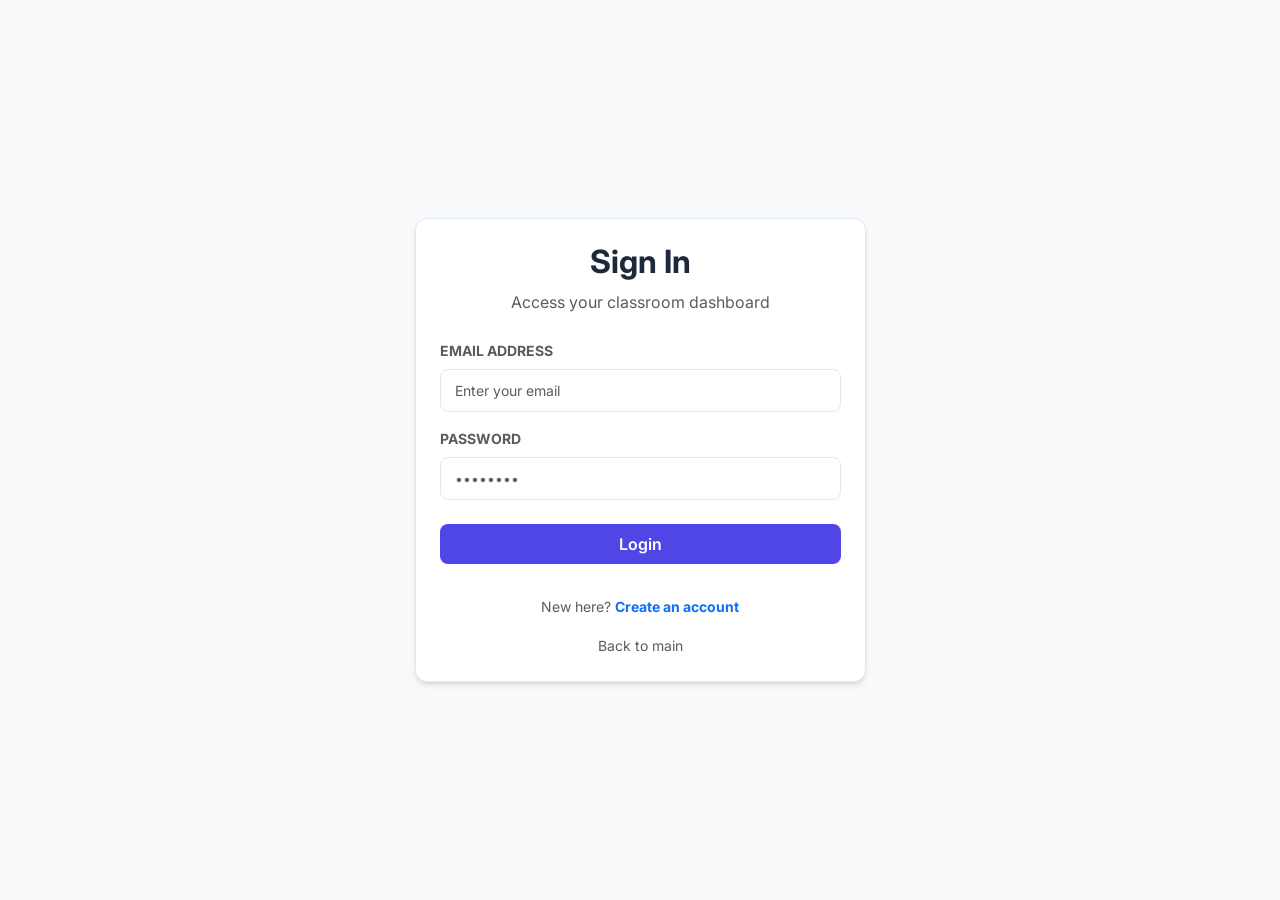
<file: src/main/resources/static/login.html>
<!DOCTYPE html>
<html lang="en">
<head>
    <meta charset="UTF-8">
    <meta name="viewport" content="width=device-width, initial-scale=1.0">
    <title>Login | CSE A Classroom</title>
    <link href="https://cdn.jsdelivr.net/npm/bootstrap@5.3.2/dist/css/bootstrap.min.css" rel="stylesheet">
    <link href="https://fonts.googleapis.com/css2?family=Inter:wght@400;500;600;700&display=swap" rel="stylesheet">
    <link rel="stylesheet" href="css/style.css">
</head>
<body class="bg-light d-flex align-items-center justify-content-center" style="min-height: 100vh;">
    <div class="container">
        <div class="row justify-content-center">
            <div class="col-md-5">
                <div class="item-card animate-in">
                    <div class="text-center mb-4">
                        <h2 class="fw-bold">Sign In</h2>
                        <p class="text-muted">Access your classroom dashboard</p>
                    </div>
                    
                    <form action="/auth/login" method="POST">
                        <div class="mb-3">
                            <label class="form-label small fw-bold text-muted">EMAIL ADDRESS</label>
                            <input type="email" name="username" class="form-control" placeholder="Enter your email" required>
                        </div>
                        <div class="mb-4">
                            <div class="d-flex justify-content-between align-items-center">
                                <label class="form-label small fw-bold text-muted">PASSWORD</label>
                            </div>
                            <input type="password" name="password" class="form-control" placeholder="••••••••" required>
                        </div>
                        <button type="submit" class="btn btn-indigo w-100 py-2 mb-3">Login</button>
                    </form>
                    
                    <div class="text-center mt-3">
                        <p class="small text-muted">New here? <a href="register.html" class="text-primary fw-bold text-decoration-none">Create an account</a></p>
                        <a href="index.html" class="small text-muted text-decoration-none"><i class="fas fa-arrow-left"></i> Back to main</a>
                    </div>
                </div>
            </div>
        </div>
    </div>
</body>
</html>
</file>
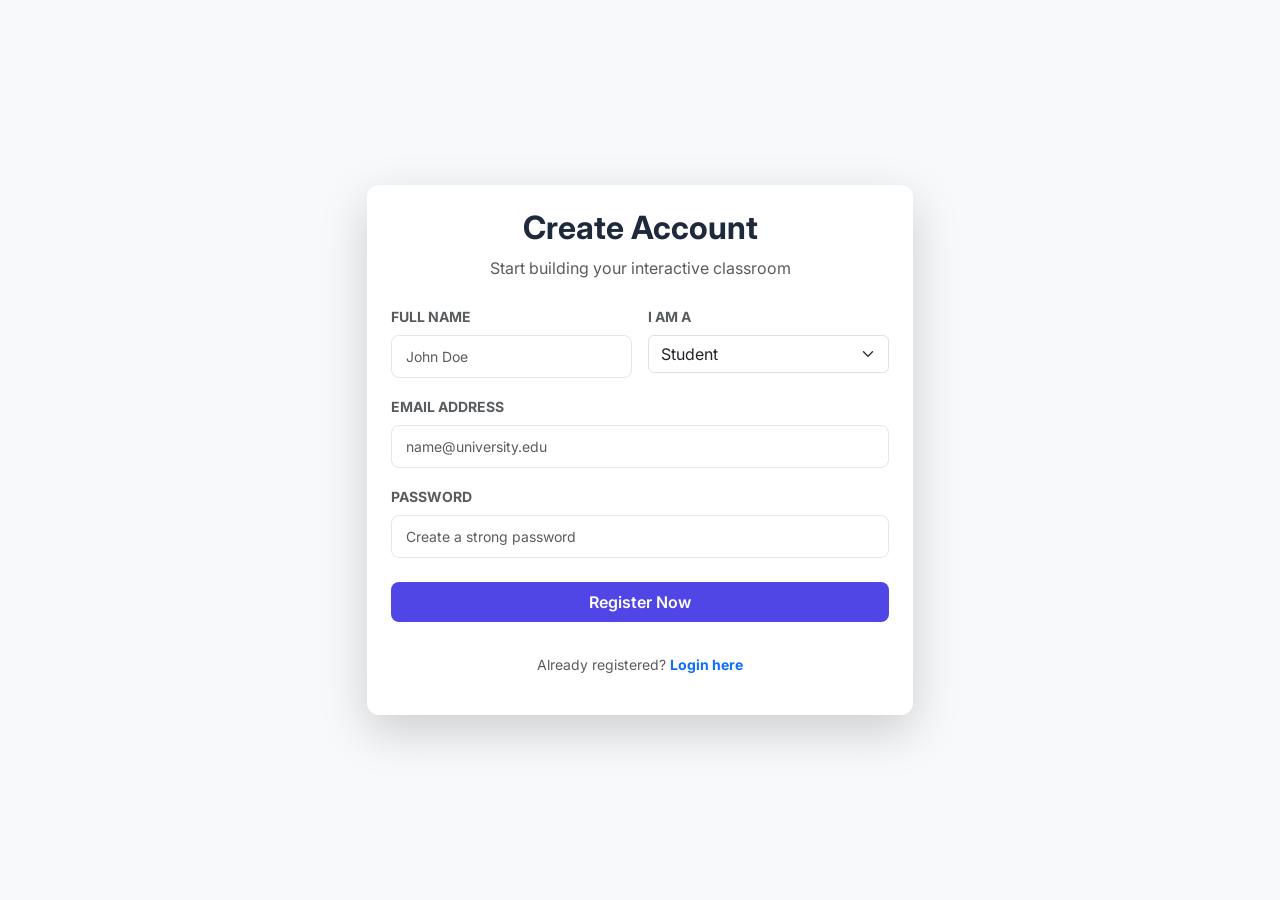
<file: src/main/resources/static/register.html>
<!DOCTYPE html>
<html lang="en">
<head>
    <meta charset="UTF-8">
    <meta name="viewport" content="width=device-width, initial-scale=1.0">
    <title>Register | CSE A Classroom</title>
    <link href="https://cdn.jsdelivr.net/npm/bootstrap@5.3.2/dist/css/bootstrap.min.css" rel="stylesheet">
    <link href="https://fonts.googleapis.com/css2?family=Inter:wght@400;500;600;700&display=swap" rel="stylesheet">
    <link rel="stylesheet" href="css/style.css">
</head>
<body class="bg-light d-flex align-items-center justify-content-center" style="min-height: 100vh;">
    <div class="container">
        <div class="row justify-content-center">
            <div class="col-md-6">
                <div class="item-card animate-in border-0 shadow-lg">
                    <div class="text-center mb-4">
                        <h2 class="fw-bold">Create Account</h2>
                        <p class="text-muted">Start building your interactive classroom</p>
                    </div>
                    
                    <form id="registerForm">
                        <div class="row g-3">
                            <div class="col-md-6 mb-3">
                                <label class="form-label small fw-bold text-muted">FULL NAME</label>
                                <input type="text" id="reg-name" class="form-control" placeholder="John Doe" required>
                            </div>
                            <div class="col-md-6 mb-3">
                                <label class="form-label small fw-bold text-muted">I AM A</label>
                                <select id="reg-role" class="form-select">
                                    <option value="STUDENT">Student</option>
                                    <option value="TEACHER">Teacher</option>
                                </select>
                            </div>
                        </div>
                        <div class="mb-3">
                            <label class="form-label small fw-bold text-muted">EMAIL ADDRESS</label>
                            <input type="email" id="reg-email" class="form-control" placeholder="name@university.edu" required>
                        </div>
                        <div class="mb-4">
                            <label class="form-label small fw-bold text-muted">PASSWORD</label>
                            <input type="password" id="reg-password" class="form-control" placeholder="Create a strong password" required>
                        </div>
                        <button type="submit" class="btn btn-indigo w-100 py-2 mb-3">Register Now</button>
                    </form>
                    
                    <div class="text-center mt-3">
                        <p class="small text-muted">Already registered? <a href="login.html" class="text-primary fw-bold text-decoration-none">Login here</a></p>
                    </div>
                </div>
            </div>
        </div>
    </div>

    <div id="toast-container" style="position: fixed; top: 20px; right: 20px;"></div>

    <script src="js/api.js"></script>
    <script>
        document.getElementById('registerForm').addEventListener('submit', async (e) => {
            e.preventDefault();
            const data = {
                name: document.getElementById('reg-name').value,
                email: document.getElementById('reg-email').value,
                password: document.getElementById('reg-password').value,
                role: document.getElementById('reg-role').value
            };
            
            try {
                const res = await API.register(data);
                showToast("Account created successfully! Redirecting...", "success");
                setTimeout(() => window.location.href = 'login.html', 1500);
            } catch (err) {
                showToast(err, "danger");
            }
        });

        function showToast(msg, type) {
            const container = document.getElementById('toast-container');
            const div = document.createElement('div');
            div.className = `alert alert-${type} shadow-sm border-0 alert-dismissible fade show`;
            div.innerHTML = `${msg} <button class="btn-close" data-bs-dismiss="alert"></button>`;
            container.appendChild(div);
            setTimeout(() => div.remove(), 4000);
        }
    </script>
</body>
</html>
</file>
<file: src/main/resources/static/css/style.css>
:root {
    --primary: #4F46E5;
    --primary-hover: #4338CA;
    --secondary: #22C55E;
    --secondary-hover: #16A34A;
    --bg-light: #F8FAFC;
    --bg-white: #FFFFFF;
    --text-dark: #1E293B;
    --text-muted: #64748B;
    --border: #E2E8F0;
    --shadow: 0 4px 6px -1px rgb(0 0 0 / 0.1), 0 2px 4px -2px rgb(0 0 0 / 0.1);
}

body {
    background: var(--bg-light);
    color: var(--text-dark);
    font-family: 'Inter', system-ui, -apple-system, sans-serif;
    margin: 0;
    line-height: 1.5;
}

/* Sidebar & Navigation */
.sidebar {
    width: 260px;
    height: 100vh;
    background: var(--bg-white);
    border-right: 1px solid var(--border);
    position: fixed;
    top: 0;
    left: 0;
    padding: 1.5rem;
}

.sidebar-link {
    display: flex;
    align-items: center;
    gap: 0.75rem;
    padding: 0.75rem 1rem;
    color: var(--text-muted);
    text-decoration: none;
    border-radius: 0.5rem;
    font-weight: 500;
    transition: 0.2s;
    margin-bottom: 0.5rem;
}

.sidebar-link:hover, .sidebar-link.active {
    background: #F1F5F9;
    color: var(--primary);
}

.main-content {
    margin-left: 260px;
    padding: 2.5rem;
}

/* Header */
.dashboard-header {
    margin-bottom: 2rem;
}

.dashboard-header h1 {
    font-size: 1.875rem;
    font-weight: 700;
    color: var(--text-dark);
    margin: 0;
}

/* Cards */
.card-grid {
    display: grid;
    grid-template-columns: repeat(auto-fill, minmax(300px, 1fr));
    gap: 1.5rem;
}

.item-card {
    background: var(--bg-white);
    border: 1px solid var(--border);
    border-radius: 0.75rem;
    padding: 1.5rem;
    box-shadow: var(--shadow);
    transition: transform 0.2s, box-shadow 0.2s;
}

.item-card:hover {
    transform: translateY(-2px);
    box-shadow: 0 10px 15px -3px rgb(0 0 0 / 0.1);
}

/* Buttons */
.btn-indigo {
    background: var(--primary);
    color: white;
    border: none;
    padding: 0.625rem 1.25rem;
    border-radius: 0.5rem;
    font-weight: 600;
    transition: 0.2s;
}

.btn-indigo:hover {
    background: var(--primary-hover);
}

.btn-green {
    background: var(--secondary);
    color: white;
    border: none;
    padding: 0.625rem 1.25rem;
    border-radius: 0.5rem;
    font-weight: 600;
    transition: 0.2s;
}

.btn-green:hover {
    background: var(--secondary-hover);
}

/* Form inputs */
.form-control {
    border: 1px solid var(--border);
    border-radius: 0.5rem;
    padding: 0.625rem 0.875rem;
    font-size: 0.875rem;
}

.form-control:focus {
    border-color: var(--primary);
    box-shadow: 0 0 0 3px rgba(79, 70, 229, 0.1);
}

/* Animations */
.animate-in {
    animation: slideUp 0.4s ease-out;
}

@keyframes slideUp {
    from { opacity: 0; transform: translateY(10px); }
    to { opacity: 1; transform: translateY(0); }
}

/* Utils */
.text-muted { color: var(--text-muted); }
.small { font-size: 0.875rem; }
.fw-bold { font-weight: 700; }/* Drag and Drop Zone */
.drop-zone {
    border: 2px dashed #e2e8f0;
    border-radius: 12px;
    padding: 2.5rem;
    text-align: center;
    transition: all 0.2s ease;
    cursor: pointer;
    background: #f8fafc;
}

.drop-zone:hover, .drop-zone.active {
    border-color: var(--indigo-primary);
    background: #eef2ff;
}

.drop-zone i {
    transition: transform 0.2s ease;
}

.drop-zone:hover i {
    transform: translateY(-5px);
}
.rounded-lg { border-radius: 0.75rem; }
.badge {
    padding: 0.25rem 0.625rem;
    border-radius: 9999px;
    font-size: 0.75rem;
    font-weight: 600;
}
.badge-indigo { background: #EEF2FF; color: var(--primary); }
.badge-green { background: #DCFCE7; color: var(--secondary); }

/* Classroom Join Banner */
.join-banner {
    background: linear-gradient(135deg, var(--primary), #818CF8);
    color: white;
    padding: 2rem;
    border-radius: 1rem;
    margin-bottom: 2.5rem;
}

/* Divine Portrait Effects */
.divine-portrait-container {
    width: 200px;
    height: 200px;
    margin: 0 auto;
    border-radius: 50%;
    position: relative;
    box-shadow: 0 0 40px rgba(79, 70, 229, 0.3);
    animation: divine-float 6s ease-in-out infinite;
    padding: 8px;
    background: white;
    border: 4px solid #EEF2FF;
}

.divine-portrait {
    width: 100%;
    height: 100%;
    object-fit: cover;
    border-radius: 50%;
}

@keyframes divine-float {
    0%, 100% { transform: translateY(0px); }
    50% { transform: translateY(-15px); }
}

.badge-indigo { background: #EEF2FF; color: #4F46E5; font-weight: 700; padding: 0.5rem 1rem; }

/* Gamification */
.level-badge {
    width: 48px;
    height: 48px;
    background: linear-gradient(135deg, #4F46E5, #818CF8);
    color: white;
    display: flex;
    align-items: center;
    justify-content: center;
    border-radius: 12px;
    font-weight: 800;
    font-size: 1.25rem;
    box-shadow: 0 4px 10px rgba(79, 70, 229, 0.3);
}

.bg-indigo-soft {
    background: #EEF2FF;
    color: #4F46E5;
}

.bg-indigo {
    background: #4F46E5 !important;
}

.text-indigo {
    color: #4F46E5 !important;
}

.progress-bar.bg-indigo {
    background-color: #4F46E5 !important;
}

/* Chat UI */
.chat-list-item {
    padding: 1rem;
    cursor: pointer;
    transition: 0.2s;
    border-bottom: 1px solid #edf2f7;
}
.chat-list-item:hover, .chat-list-item.active {
    background: #f0f4ff;
}
.message-bubble {
    max-width: 75%;
    padding: 0.75rem 1rem;
    border-radius: 1rem;
    margin-bottom: 0.5rem;
    position: relative;
}
.message-sent {
    background: #4F46E5;
    color: white;
    align-self: flex-end;
    border-bottom-right-radius: 0.25rem;
}
.message-received {
    background: white;
    color: #1e293b;
    align-self: flex-start;
    border-bottom-left-radius: 0.25rem;
    box-shadow: 0 2px 4px rgba(0,0,0,0.05);
}
.message-time {
    font-size: 0.65rem;
    opacity: 0.7;
    margin-top: 0.25rem;
}
.chat-file-preview {
    background: rgba(0,0,0,0.05);
    padding: 0.5rem;
    border-radius: 0.5rem;
    display: flex;
    align-items: center;
    gap: 0.5rem;
    margin-top: 0.5rem;
    text-decoration: none;
    color: inherit;
}
/* Task Manager */
.task-item {
    background: white;
    border: 1px solid var(--border);
    border-radius: 1rem;
    padding: 1.25rem;
    display: flex;
    align-items: center;
    gap: 1.25rem;
    transition: 0.3s cubic-bezier(0.4, 0, 0.2, 1);
    margin-bottom: 1rem;
}

.task-item:hover {
    transform: translateX(5px);
    border-color: var(--primary);
}

.task-checkbox {
    width: 28px;
    height: 28px;
    border: 2px solid var(--border);
    border-radius: 50%;
    cursor: pointer;
    display: flex;
    align-items: center;
    justify-content: center;
    transition: 0.2s;
}

.task-checkbox:hover {
    border-color: var(--primary);
    background: #EEF2FF;
}

.task-item.completed .task-checkbox {
    background: var(--secondary);
    border-color: var(--secondary);
    color: white;
}

.task-item.completed .task-content {
    text-decoration: line-through;
    opacity: 0.5;
}

.task-badge-mission {
    background: #FFFBEB;
    color: #B45309;
    font-size: 0.65rem;
    padding: 0.2rem 0.5rem;
    border-radius: 4px;
    font-weight: 800;
    text-transform: uppercase;
}
</file>
